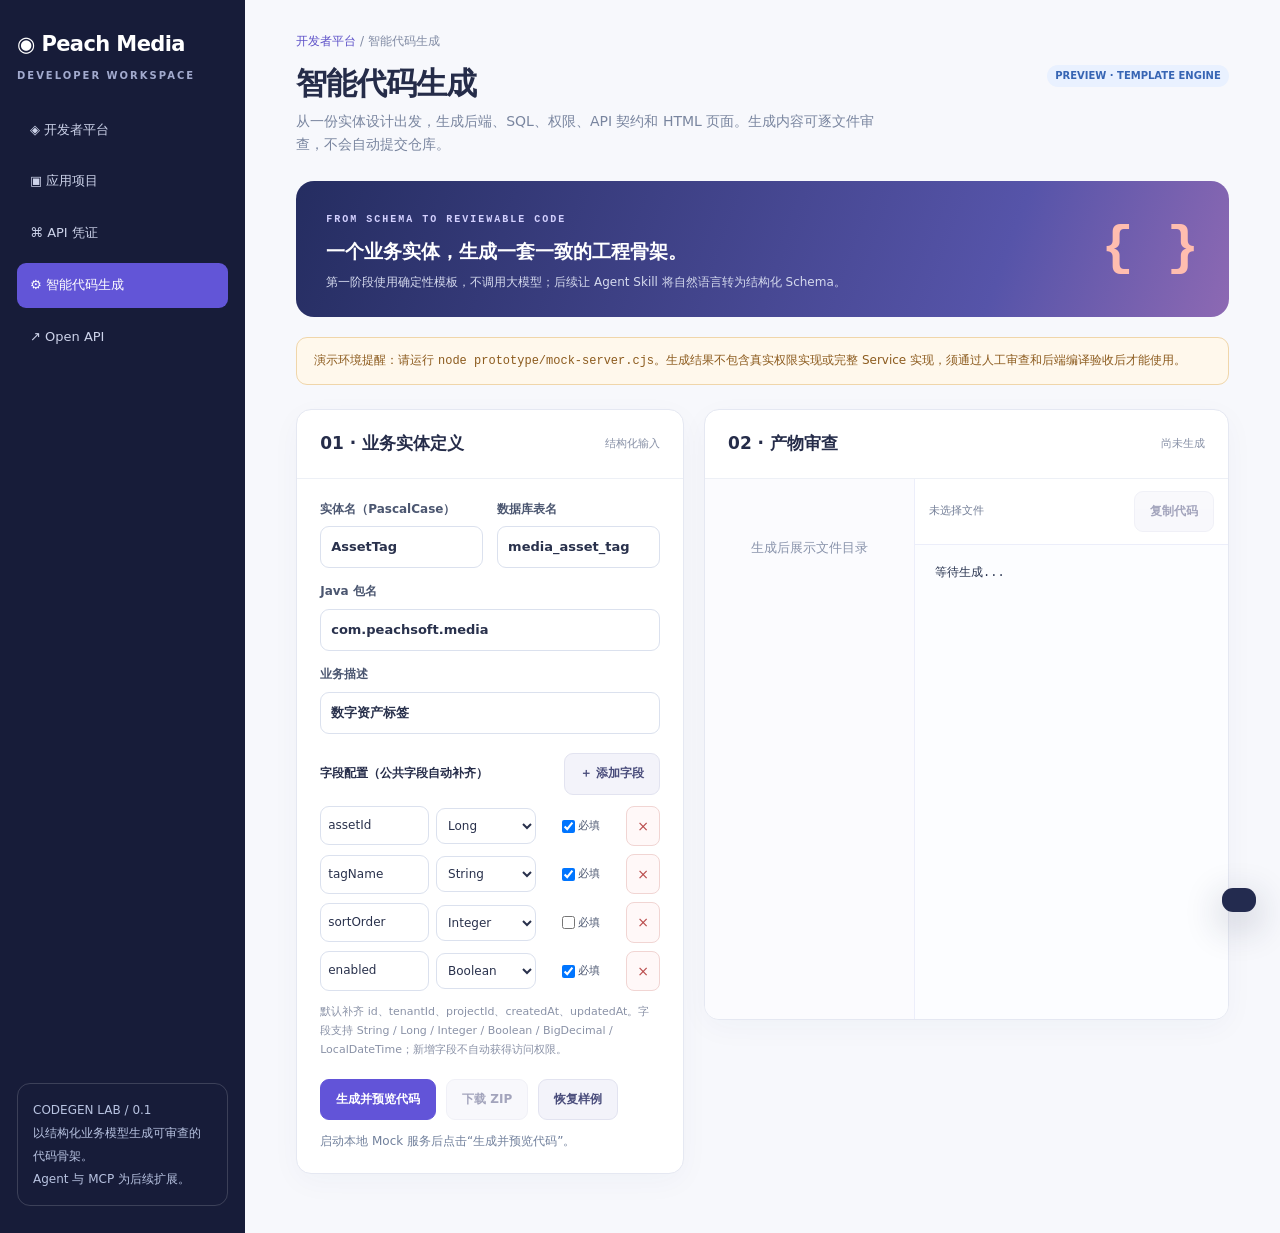
<file: prototype/developers/codegen.html>
<!doctype html>
<html lang="zh-CN">
<head>
<meta charset="utf-8"><meta name="viewport" content="width=device-width,initial-scale=1"><meta name="theme-color" content="#171c39">
<meta name="description" content="Peach Media 智能代码生成 - 受控模板的可审查代码骨架演示">
<title>智能代码生成 · Peach Media</title>
<link rel="stylesheet" href="../tokens.css"><link rel="stylesheet" href="../portal.css"><link rel="stylesheet" href="./codegen.css">
<script src="./codegen.js" defer></script>
</head>
<body class="developer-body">
<a class="skip" href="#codegen-main">跳转到内容</a>
<div id="codegen-root"><p class="loading">正在初始化代码生成工作台…</p></div>
<div id="codegen-toast" role="status" aria-live="polite"></div>
<noscript>代码生成原型需要启用 JavaScript 和本地 Node 模拟服务。</noscript>
</body></html>
</file>
<file: prototype/tokens.css>
/* Canonical Peach Media cross-product brand tokens. */
:root{--brand-indigo:#6355e8;--brand-peach:#ff947c;--brand-navy:#171c39}
</file>
<file: prototype/portal.css>
:root{--navy:var(--brand-navy);--navy-2:#242c53;--primary:var(--brand-indigo);--coral:var(--brand-peach);--ink:#252c49;--muted:#78819a;--line:#e4e8f0;--canvas:#f7f8fc;--white:#fff;--mint:#1eaa93;--shadow:0 12px 36px rgba(28,37,85,.06);font-family:Inter,'PingFang SC','Microsoft YaHei',system-ui,-apple-system,sans-serif}
*,*::before,*::after{box-sizing:border-box}html{scroll-behavior:smooth}body{margin:0;color:var(--ink);background:var(--canvas);font-size:14px;line-height:1.6}button,input,select,textarea{font:inherit}button{cursor:pointer}a{text-decoration:none;color:inherit}a:focus-visible,button:focus-visible,input:focus-visible,select:focus-visible,textarea:focus-visible{outline:3px solid #ffb07e;outline-offset:3px}button:disabled{opacity:.52;cursor:not-allowed}.skip{position:fixed;top:-100px;left:20px;z-index:400;padding:12px 16px;background:#fff;color:#171b3d}.skip:focus{top:10px}.entry-body{background:#f9f9fc}.entry-header{height:87px;display:flex;align-items:center;justify-content:space-between;padding:0 clamp(20px,4vw,75px);background:var(--navy);color:#fff}.entry-brand{display:flex;align-items:center;gap:12px;line-height:1.15;font-size:22px;font-weight:650;letter-spacing:-.8px}.entry-brand small{display:block;color:#a7b1d4;font-size:9px;letter-spacing:2px;margin-top:6px}.brand-peach{display:grid;place-items:center;width:38px;height:38px;border-radius:13px;background:linear-gradient(135deg,#ffbc9c,#ee779b);color:#fff;box-shadow:0 4px 12px #0002}.entry-demo{font-size:11px;letter-spacing:.2px;background:#ffffff16;padding:7px 12px;border:1px solid #ffffff15;border-radius:50px}.pulse-dot{display:inline-block;width:7px;height:7px;background:#9ce3c4;border-radius:100%;margin-right:6px}.entry-hidden{display:none}.entry-layout{max-width:1500px;padding:0 clamp(20px,4vw,75px);margin:auto}.entry-hero{min-height:475px;display:grid;grid-template-columns:1.15fr 1fr;gap:30px;align-items:center;padding:62px 0 48px}.hero-kicker,.section-eyebrow{font-size:10px;font-weight:800;letter-spacing:2px;color:var(--primary)}.hero-kicker .line{display:inline-block;width:25px;height:2px;background:var(--coral);vertical-align:middle;margin-right:7px}.entry-hero h1{font-size:clamp(40px,4.3vw,66px);letter-spacing:-2px;line-height:1.22;margin:20px 0 21px;font-weight:820}.entry-hero h1 em{font-style:normal;background:linear-gradient(110deg,#5449d2,#e17b9c);background-clip:text;color:transparent}.entry-hero p{font-size:14px;max-width:560px;color:#69738e;line-height:1.9}.hero-jump{display:inline-flex;gap:28px;align-items:center;background:var(--navy);color:#fff;padding:13px 19px;border-radius:10px;font-size:12px;font-weight:750;margin-top:17px}.hero-jump span{font-size:17px}.orchestration-art{height:320px;position:relative;border-radius:25px;background:linear-gradient(140deg,#20284d,#4e3e9a 64%,#6f5bc7);color:#fff;box-shadow:0 20px 65px #333a7550;overflow:hidden;display:flex;flex-direction:column;justify-content:center;padding:48px 32px}.orchestration-art::before,.orchestration-art::after{content:'';position:absolute;border-radius:50%;border:1px solid #fff2;width:270px;height:270px;right:-85px;top:-55px}.orchestration-art::after{width:350px;height:350px;right:45px;top:115px}.art-rail,.art-bottom,.art-center{display:flex;justify-content:space-between;align-items:center;z-index:1}.art-rail{font-size:10px;letter-spacing:2px;color:#c2c2f1;font-weight:750}.art-bottom{font-size:10px;letter-spacing:1px;color:#e4ceeb;margin-top:21px}.art-center{margin-top:25px}.art-disc{width:78px;height:78px;border:1px solid #fff5;background:#ffffff1a;border-radius:20px;display:grid;place-items:center;font-size:36px;box-shadow:inset 0 1px 0 #fff4}.art-disc-two{background:linear-gradient(135deg,#7972e9,#fa9caf);box-shadow:0 10px 25px #100f3b4f}.art-link{flex:1;height:1px;background:linear-gradient(90deg,#fff7,#fff2);margin:0 8px;position:relative}.art-link::after{content:'›';position:absolute;right:-2px;top:-16px;font-size:23px;color:#fff8}.entry-section{padding:18px 0 73px}.section-pre{display:flex;justify-content:space-between;gap:20px;font:700 10px/1.5 ui-monospace,Consolas,monospace;letter-spacing:1.3px;color:#7e87a6}.live-health{letter-spacing:0;color:#489b86}.entry-section h2,.entry-path h2{font-size:27px;letter-spacing:-.6px;margin:13px 0 21px}.entry-grid{display:grid;grid-template-columns:repeat(3,minmax(0,1fr));gap:17px}.entry-product{display:flex;flex-direction:column;padding:29px 27px 23px;min-height:305px;border:1px solid var(--line);border-radius:18px;background:var(--white);position:relative;overflow:hidden;transition:transform .2s,border-color .2s,box-shadow .2s}.entry-product:hover{transform:translateY(-5px);border-color:#bcb8eb;box-shadow:0 18px 45px #3439691c}.product-num{font-size:10px;font-weight:800;letter-spacing:1.7px;color:#848da9}.product-icon{font-size:26px;color:#fff;width:58px;height:58px;border-radius:15px;display:grid;place-items:center;margin:20px 0 6px;background:linear-gradient(135deg,#7568e9,#a69ef7)}.entry-product.developer .product-icon{background:linear-gradient(135deg,#258b8f,#51c4b8)}.entry-product.openapi .product-icon{background:linear-gradient(135deg,#ee886f,#e9ab8d)}.entry-product h3{font-size:21px;letter-spacing:-.3px;margin:5px 0}.entry-product p{color:#818ba4;font-size:12px;flex:1;line-height:1.85;margin:6px 0 19px}.product-tags{display:flex;flex-wrap:wrap;gap:6px}.product-tags span{font-size:9px;letter-spacing:.4px;color:#747ea0;background:#f1f3fa;border-radius:6px;padding:4px 8px}.product-open{border-top:1px solid var(--line);padding-top:17px;margin-top:20px;color:#4e49ac;font-size:12px;font-weight:800;display:flex;justify-content:space-between;align-items:center}.product-open b{font-size:18px}.entry-path{background:var(--navy);border-radius:21px;padding:36px 40px;color:#fff;display:grid;grid-template-columns:1fr 1fr;gap:45px}.entry-path .section-eyebrow{color:#aea9ff}.entry-path h2{font-size:22px;margin:8px 0}.entry-path p{color:#adb6d6;font-size:12px;line-height:1.9}.path-steps{margin:0;padding:0;list-style:none;display:grid;gap:10px;counter-reset:steps}.path-steps li{counter-increment:steps;border:1px solid #ffffff20;padding:13px 16px;border-radius:10px;background:#ffffff09;font-size:12px}.path-steps li::before{content:counter(steps,decimal-leading-zero);color:#ffb5a5;margin-right:15px;font:700 12px Consolas,monospace}.entry-footer{display:flex;gap:15px;justify-content:space-between;padding:28px 0;color:#9299aa;font-size:11px}
/* Developer portal and Open API share tokens, not navigation components. */
.portal-shell{min-height:100vh;display:grid;grid-template-columns:245px 1fr}.portal-sidebar{background:var(--navy);color:#bfc7e4;position:sticky;top:0;height:100vh;display:flex;flex-direction:column;padding:21px 14px}.portal-sidebar .entry-brand{font-size:17px;padding:9px 13px 26px}.portal-sidebar .entry-brand small{font-size:8px}.portal-nav{display:flex;flex-direction:column;gap:5px;overflow:auto;flex:1}.portal-nav h4{font-size:10px;letter-spacing:2px;color:#818fb4;margin:20px 13px 8px}.portal-nav a{border:0;display:flex;align-items:center;gap:12px;border-radius:9px;color:#c4cde9;padding:11px 12px;font-size:12px}.portal-nav a:hover,.portal-nav a.active{background:#ffffff18;color:#fff}.portal-nav a.active{background:linear-gradient(96deg,#6154da,#8575ea);font-weight:800}.portal-nav a span{font-size:16px}.portal-footer{font-size:11px;color:#94a2c9;padding:16px 10px;border-top:1px solid #fff2}.portal-content{min-width:0}.portal-topbar{background:#fff;height:70px;border-bottom:1px solid var(--line);padding:0 31px;display:flex;align-items:center;justify-content:space-between;position:sticky;top:0;z-index:10;gap:15px}.portal-topbar .top-title{font-size:12px;color:#838ba5}.portal-topbar nav{display:flex;gap:8px;align-items:center;flex-wrap:wrap}.portal-link{display:inline-flex;padding:8px 11px;border:1px solid var(--line);border-radius:8px;color:#585f81;background:#fff;font-size:11px;font-weight:700}.portal-link:hover{border-color:#b6adf3;color:#5a49c4}.portal-main{max-width:1400px;margin:0 auto;padding:36px clamp(18px,3vw,46px) 70px}.portal-eyebrow{font-size:10px;color:#7568e9;letter-spacing:1.9px;font-weight:850}.portal-title{font-size:29px;letter-spacing:-.9px;margin:7px 0 5px}.portal-subtitle{font-size:12px;color:#8891a7;margin:0 0 27px}.portal-grid{display:grid;grid-template-columns:repeat(3,minmax(0,1fr));gap:15px}.portal-grid.two{grid-template-columns:repeat(2,minmax(0,1fr))}.portal-grid.four{grid-template-columns:repeat(4,minmax(0,1fr))}.portal-card{border:1px solid var(--line);border-radius:14px;background:#fff;box-shadow:var(--shadow);padding:20px;min-width:0}.portal-card h3{font-size:14px;margin:0 0 13px}.portal-card .label{font-size:10px;color:#8e97aa;text-transform:uppercase;letter-spacing:1px}.portal-card .value{font-size:27px;font-weight:820;letter-spacing:-.7px;margin-top:5px}.portal-card .hint{font-size:11px;color:#8a92a6;margin-top:10px}.portal-panel{margin-top:17px}.portal-panel .panel-head{display:flex;justify-content:space-between;align-items:center;gap:12px;margin-bottom:13px}.portal-panel .panel-head h3{margin:0}.portal-table{width:100%;border-collapse:collapse;font-size:12px}.portal-table th{text-align:left;color:#808aa3;background:#f9faff;font-size:10px;letter-spacing:.3px;padding:11px 12px}.portal-table td{padding:13px 12px;border-top:1px solid #edf0f7;vertical-align:middle}.portal-table-wrap{overflow:auto;border:1px solid var(--line);border-radius:10px}.portal-table{min-width:610px}.pill{display:inline-flex;padding:3px 8px;border-radius:20px;font-size:10px;font-weight:750;background:#e9faf2;color:#238567}.pill.blue{background:#e9f1ff;color:#3765b4}.pill.warn{background:#fff2e4;color:#ae6b31}.pill.muted{background:#eef0f7;color:#6b7290}.portal-button{display:inline-flex;align-items:center;justify-content:center;gap:7px;border-radius:9px;border:1px solid var(--line);background:#fff;padding:9px 14px;min-height:36px;font-size:12px;font-weight:750;color:#555d7e}.portal-button.primary{background:var(--primary);border-color:var(--primary);color:#fff}.portal-button:hover{filter:brightness(.97)}.portal-button.danger{border-color:#fad9d9;color:#ba5151}.portal-button.sm{font-size:11px;padding:5px 10px;min-height:30px}.portal-toolbar{display:flex;align-items:center;justify-content:space-between;gap:15px;margin-bottom:16px;flex-wrap:wrap}.portal-select,.portal-input,.portal-textarea{border:1px solid #dfe3ef;background:#fff;border-radius:9px;padding:10px 12px;width:100%;color:#3c4565;font-size:12px}.portal-textarea{min-height:96px;resize:vertical;font-family:ui-monospace,Consolas,monospace;line-height:1.7}.portal-select{width:auto}.portal-form{display:grid;gap:13px}.portal-form label{font-size:11px;font-weight:760;display:grid;gap:6px}.portal-form .scope-grid{display:grid;grid-template-columns:repeat(3,1fr);gap:9px}.scope-grid label{display:flex;flex-direction:row;align-items:center;font-weight:500}.portal-form-actions{display:flex;justify-content:flex-end;gap:9px;margin-top:12px}.portal-alert{background:#fff7ec;border:1px solid #f7e1c4;border-radius:10px;padding:12px 14px;color:#956e40;font-size:12px}.portal-alert.info{background:#eef5ff;border-color:#dbe7ff;color:#4970a9}.portal-alert.success{background:#ecfbf4;border-color:#c6efde;color:#25785a}.portal-code{font:12px/1.75 ui-monospace,SFMono-Regular,Consolas,monospace;border-radius:11px;background:#192141;color:#dfebff;padding:16px 18px;white-space:pre-wrap;overflow:auto;max-height:470px;word-break:break-word}.portal-code .green{color:#8ce2ba}.portal-code .peach{color:#f9b7a3}.portal-divider{border:0;border-top:1px solid var(--line);margin:20px 0}.portal-modal-backdrop{position:fixed;inset:0;background:#10172b99;display:grid;place-items:center;z-index:100;padding:16px}.portal-modal{background:#fff;border-radius:16px;padding:24px;max-width:540px;width:min(100%,540px);box-shadow:0 25px 85px #10182e55;max-height:90vh;overflow:auto}.portal-modal h2{font-size:19px;margin:0 0 10px}.portal-kpi-line{display:flex;justify-content:space-between;gap:10px;padding:12px 0;border-bottom:1px solid var(--line);font-size:12px}.portal-kpi-line:last-child{border:0}.portal-kpi-line span{color:#7f8aa2}.portal-empty{display:grid;place-items:center;padding:34px;text-align:center;color:#8992a8;font-size:12px}.portal-empty strong{display:block;color:#45506d;font-size:14px}.portal-list{display:grid;gap:10px}.portal-list-row{display:flex;align-items:center;justify-content:space-between;gap:15px;padding:12px 15px;border:1px solid var(--line);border-radius:10px;font-size:12px}.portal-list-row small{display:block;color:#8e98ae}.dev-hero{border-radius:15px;background:linear-gradient(120deg,#232c55,#4c448d);color:#fff;padding:28px;display:flex;justify-content:space-between;align-items:center;gap:20px;margin-bottom:18px}.dev-hero h2{font-size:24px;margin:6px 0 8px}.dev-hero p{font-size:12px;color:#c1c5e3;margin:0;line-height:1.8}.dev-hero span.hero-glyph{font-size:80px;font-family:ui-monospace,Consolas,monospace;color:#ffffff33}.openapi-layout{display:grid;grid-template-columns:280px minmax(0,1fr);min-height:100vh}.openapi-side{background:#181f3e;color:#d6dafa;position:sticky;top:0;height:100vh;overflow:auto;padding:25px 18px}.openapi-side .entry-brand{font-size:16px;margin:0 0 33px}.api-list{display:grid;gap:7px;margin-top:25px}.api-list button{width:100%;border:1px solid transparent;text-align:left;border-radius:10px;background:transparent;color:#c4cce6;padding:11px 12px;display:grid;gap:6px}.api-list button.active,.api-list button:hover{background:#ffffff15;border-color:#ffffff22;color:#fff}.api-list .verb{font:800 10px Consolas,monospace;letter-spacing:1px;color:#70e6ba}.api-list .verb.post{color:#ffba9f}.api-list small{font-size:11px;color:#aeb9d8}.openapi-head{padding:19px 30px;background:#fff;border-bottom:1px solid var(--line);display:flex;justify-content:space-between;align-items:center;gap:12px}.openapi-main{padding:26px clamp(18px,3vw,44px) 80px;max-width:1300px;margin:auto}.api-workbench{display:grid;grid-template-columns:1fr 1fr;gap:16px;margin-top:19px}.api-meta{font-size:11px;font-family:ui-monospace,Consolas,monospace;color:#66718e;letter-spacing:.2px}.api-endpoint{display:flex;align-items:center;gap:12px;flex-wrap:wrap;background:#eef1fc;padding:16px 18px;border:1px solid #e2e6f4;border-radius:11px;font:700 13px ui-monospace,Consolas,monospace;color:#424a76}.api-endpoint .method{font-size:10px;border-radius:5px;background:#e4f7ee;color:#19825b;padding:5px 9px}.api-endpoint .method.post{background:#fff1e4;color:#ad632d}.api-run{display:flex;justify-content:space-between;align-items:center;gap:12px;margin:15px 0;flex-wrap:wrap}.api-result-status{font:800 11px Consolas,monospace;border-radius:7px;padding:6px 9px;background:#eafbf1;color:#19805c}.api-result-status.error{background:#ffebed;color:#c34d63}.api-flow{display:grid;grid-template-columns:repeat(4,minmax(0,1fr));gap:12px;margin:18px 0}.api-flow-item{border:1px solid var(--line);background:#fff;border-radius:10px;padding:14px}.api-flow-item strong{font-size:12px;display:block}.api-flow-item small{color:#8b96a9;font-size:10px}.api-flow-item .circle{width:29px;height:29px;display:grid;place-items:center;border-radius:8px;background:#f3efff;color:#6955c5;margin-bottom:9px;font-weight:850;font-size:10px}.api-inline{font-size:11px;color:#7d8aa3}.loading{padding:44px;color:#737d99}#dev-toast{position:fixed;right:20px;bottom:20px;z-index:140;background:#20294d;color:#fff;border-radius:10px;padding:12px 18px;box-shadow:0 10px 28px #1118;display:none;font-size:12px}#dev-toast.visible{display:block}
@media(max-width:1100px){.entry-grid{grid-template-columns:1fr 1fr}.entry-product.openapi{grid-column:1/-1}.portal-grid.four{grid-template-columns:repeat(2,1fr)}.portal-grid{grid-template-columns:repeat(2,1fr)}.api-workbench{grid-template-columns:1fr}}
@media(max-width:760px){.entry-header{height:72px}.entry-hero{grid-template-columns:1fr;padding:45px 0 26px;gap:15px}.orchestration-art{height:240px}.entry-grid{grid-template-columns:1fr}.entry-product.openapi{grid-column:auto}.entry-product{min-height:265px}.entry-path{grid-template-columns:1fr;padding:24px}.entry-footer{flex-direction:column}.portal-shell{display:block}.portal-sidebar{height:auto;position:relative;padding:12px;display:block}.portal-sidebar .entry-brand{padding:6px}.portal-nav{flex-direction:row;overflow:auto;white-space:nowrap;padding:5px}.portal-nav a{flex-shrink:0;padding:8px 10px}.portal-nav h4,.portal-footer{display:none}.portal-topbar{height:auto;min-height:60px;padding:11px 16px;flex-wrap:wrap}.portal-main{padding-top:25px}.portal-grid,.portal-grid.two,.portal-grid.four{grid-template-columns:1fr}.dev-hero span.hero-glyph{display:none}.openapi-layout{grid-template-columns:1fr}.openapi-side{height:auto;position:relative}.openapi-side .entry-brand{margin:0}.api-list{display:flex;overflow:auto;margin-top:13px}.api-list button{min-width:182px}.openapi-head{padding:14px}.openapi-main{padding:20px}.api-flow{grid-template-columns:repeat(2,1fr)}.portal-form .scope-grid{grid-template-columns:1fr 1fr}}
@media(prefers-reduced-motion:reduce){*,*::before,*::after{animation-duration:.01ms!important;transition-duration:.01ms!important;scroll-behavior:auto!important}}
</file>
<file: prototype/developers/codegen.css>
/* Developer codegen is a scoped extension of portal.css brand tokens. */
.codegen-shell{min-height:100vh;display:grid;grid-template-columns:245px minmax(0,1fr)}
.codegen-sidebar{background:var(--navy);padding:28px 17px;color:#d3d9f1;display:flex;flex-direction:column;gap:24px}
.codegen-sidebar .brand{font-size:21px;font-weight:850;color:#fff;letter-spacing:-.6px}.codegen-sidebar .brand span{display:block;font-size:10px;letter-spacing:2px;color:#a2aace;margin-top:6px}
.codegen-sidebar nav{display:grid;gap:7px}.codegen-sidebar nav a{display:flex;align-items:center;padding:12px 13px;color:#cdd3ea;border-radius:9px;font-size:13px}.codegen-sidebar nav a:hover,.codegen-sidebar nav a.active{background:#ffffff18;color:#fff}.codegen-sidebar nav a.active{background:#6255d7}
.codegen-side-note{border:1px solid #ffffff29;border-radius:13px;padding:15px;font-size:12px;color:#b8c3e1;margin-top:auto;line-height:1.9}
.codegen-main{min-width:0;padding:32px clamp(18px,4vw,56px) 60px}.codegen-breadcrumb{font-size:12px;color:#818ba4;margin-bottom:14px}.codegen-breadcrumb a{color:#5d51c8}
.codegen-header{display:flex;align-items:flex-start;justify-content:space-between;flex-wrap:wrap;gap:16px}.codegen-header h1{font-size:31px;line-height:1.2;margin:0 0 8px;letter-spacing:-1px}.codegen-header p{color:#79859f;max-width:600px;margin:0}
.codegen-hero{margin:26px 0 20px;border-radius:18px;color:#fff;padding:25px 30px;background:linear-gradient(110deg,#252d61,#5654a9 75%,#8d69b3);display:grid;grid-template-columns:minmax(0,1fr) auto;gap:20px;align-items:center}
.codegen-hero .eyebrow{font:800 10px/1.5 Consolas,monospace;color:#d4d1ff;letter-spacing:2px}.codegen-hero strong{font-size:19px;display:block;margin:7px 0}.codegen-hero p{margin:0;font-size:12px;color:#d5daee}.codegen-hero .glyph{font:800 54px/1 Consolas,monospace;color:#ffbdaf}
.codegen-warning{padding:13px 17px;border:1px solid #f0d6aa;background:#fff8ec;color:#8c5b1e;border-radius:11px;margin:0 0 24px;font-size:12px}
.codegen-layout{display:grid;grid-template-columns:minmax(350px,0.85fr) minmax(430px,1.15fr);gap:20px;align-items:start}
.codegen-card{min-width:0;background:#fff;border:1px solid #e5e8f2;border-radius:15px;box-shadow:0 8px 30px #25316f09;overflow:hidden}
.codegen-card-header{padding:20px 23px;border-bottom:1px solid #edf0f6;display:flex;justify-content:space-between;align-items:center;gap:10px}
.codegen-card-header h2{font-size:17px;margin:0}.codegen-card-header span{font-size:11px;color:#8790a6}
.codegen-card-body{padding:21px 23px}.codegen-form-grid{display:grid;grid-template-columns:1fr 1fr;gap:14px}.codegen-form label{font-weight:700;font-size:12px;color:#4b5670;display:block}
.codegen-form input,.codegen-form select{display:block;width:100%;margin-top:7px;background:#fff;border:1px solid #dbe1ee;border-radius:9px;padding:10px;color:#29314c;min-width:0;font-size:13px}
.codegen-form input:focus,.codegen-form select:focus{outline:2px solid #6c63db;outline-offset:1px}
.codegen-fields{margin-top:19px}.codegen-fields-head{display:flex;justify-content:space-between;align-items:center;margin-bottom:11px;font-size:12px;font-weight:850}
.codegen-field{display:grid;grid-template-columns:minmax(100px,1fr) minmax(100px,0.9fr) 76px 34px;gap:7px;align-items:center;margin:8px 0}.codegen-field input,.codegen-field select{margin:0;font-size:12px;padding:9px 7px}.codegen-field label{font-size:11px;font-weight:500;text-align:center}.codegen-field label input{display:inline-block;width:auto;vertical-align:middle;margin:0 3px 0 0}.codegen-field .remove{padding:8px;border:1px solid #f1d5d3;color:#ba4d4d;background:#fff8f8;border-radius:8px;cursor:pointer}
.codegen-hint{font-size:11px;color:#8a92a7;margin:12px 0;line-height:1.7}.codegen-form-actions{display:flex;gap:10px;flex-wrap:wrap;margin-top:20px}
.codegen-button{padding:10px 15px;border-radius:9px;background:#f3f3fa;border:1px solid #e2e3f0;color:#494c7b;font-weight:750;font-size:12px;cursor:pointer}.codegen-button.primary{background:#6254d8;color:#fff;border-color:#6254d8}.codegen-button:disabled{opacity:.5;cursor:not-allowed}.codegen-button:hover:not(:disabled){filter:brightness(.97)}
.codegen-files{display:grid;grid-template-columns:210px minmax(0,1fr);min-height:540px}.codegen-file-list{border-right:1px solid #eceefa;padding:9px;max-height:640px;overflow:auto;background:#fbfbfe}
.codegen-file-list button{width:100%;display:block;overflow:hidden;white-space:nowrap;text-overflow:ellipsis;border:none;text-align:left;padding:10px 9px;border-radius:7px;background:transparent;color:#5b6582;font:600 11px/1.5 Consolas,monospace;cursor:pointer}.codegen-file-list button.active{background:#e9e7ff;color:#4d40b9}.codegen-file-list button:hover{background:#eef0f8}
.codegen-preview{min-width:0;display:flex;flex-direction:column}.codegen-preview-tools{padding:12px 14px;border-bottom:1px solid #eceefa;display:flex;gap:8px;align-items:center;justify-content:space-between;flex-wrap:wrap;font-size:11px;color:#737e97}
.codegen-preview pre{margin:0;padding:18px 20px;overflow:auto;flex:1;max-height:590px;background:#fcfdff;color:#28334f;font:12px/1.8 Consolas,'Courier New',monospace;tab-size:4}
.codegen-empty{padding:50px 24px;color:#8993ab;font-size:13px;text-align:center}.codegen-status{min-height:20px;margin-top:12px;color:#71809c;font-size:12px}.codegen-status.error{color:#bd3c4c}
#codegen-toast{position:fixed;bottom:24px;right:24px;z-index:100;background:#232b4f;color:#fff;padding:12px 17px;border-radius:11px;box-shadow:0 12px 38px #1f274755;transform:translateY(150%);transition:transform .2s}#codegen-toast.visible{transform:translateY(0)}
@media(max-width:1160px){.codegen-layout{grid-template-columns:1fr}.codegen-files{min-height:420px}}@media(max-width:820px){.codegen-shell{grid-template-columns:1fr}.codegen-sidebar{position:static;flex-direction:row;align-items:center;flex-wrap:wrap;gap:13px;padding:14px}.codegen-sidebar nav{display:flex;gap:3px;flex-wrap:wrap}.codegen-sidebar nav a{padding:8px;font-size:11px}.codegen-side-note{display:none}.codegen-main{padding:23px 14px}.codegen-hero{padding:19px}.codegen-hero .glyph{display:none}}@media(max-width:550px){.codegen-form-grid,.codegen-files{grid-template-columns:1fr}.codegen-file-list{display:flex;gap:4px;max-height:125px;overflow:auto}.codegen-file-list button{flex:0 0 150px}.codegen-field{grid-template-columns:1fr 100px 65px 31px;gap:4px}.codegen-card-body{padding:15px}.codegen-preview pre{max-height:380px}}
@media(prefers-reduced-motion:reduce){#codegen-toast{transition:none}}
</file>
